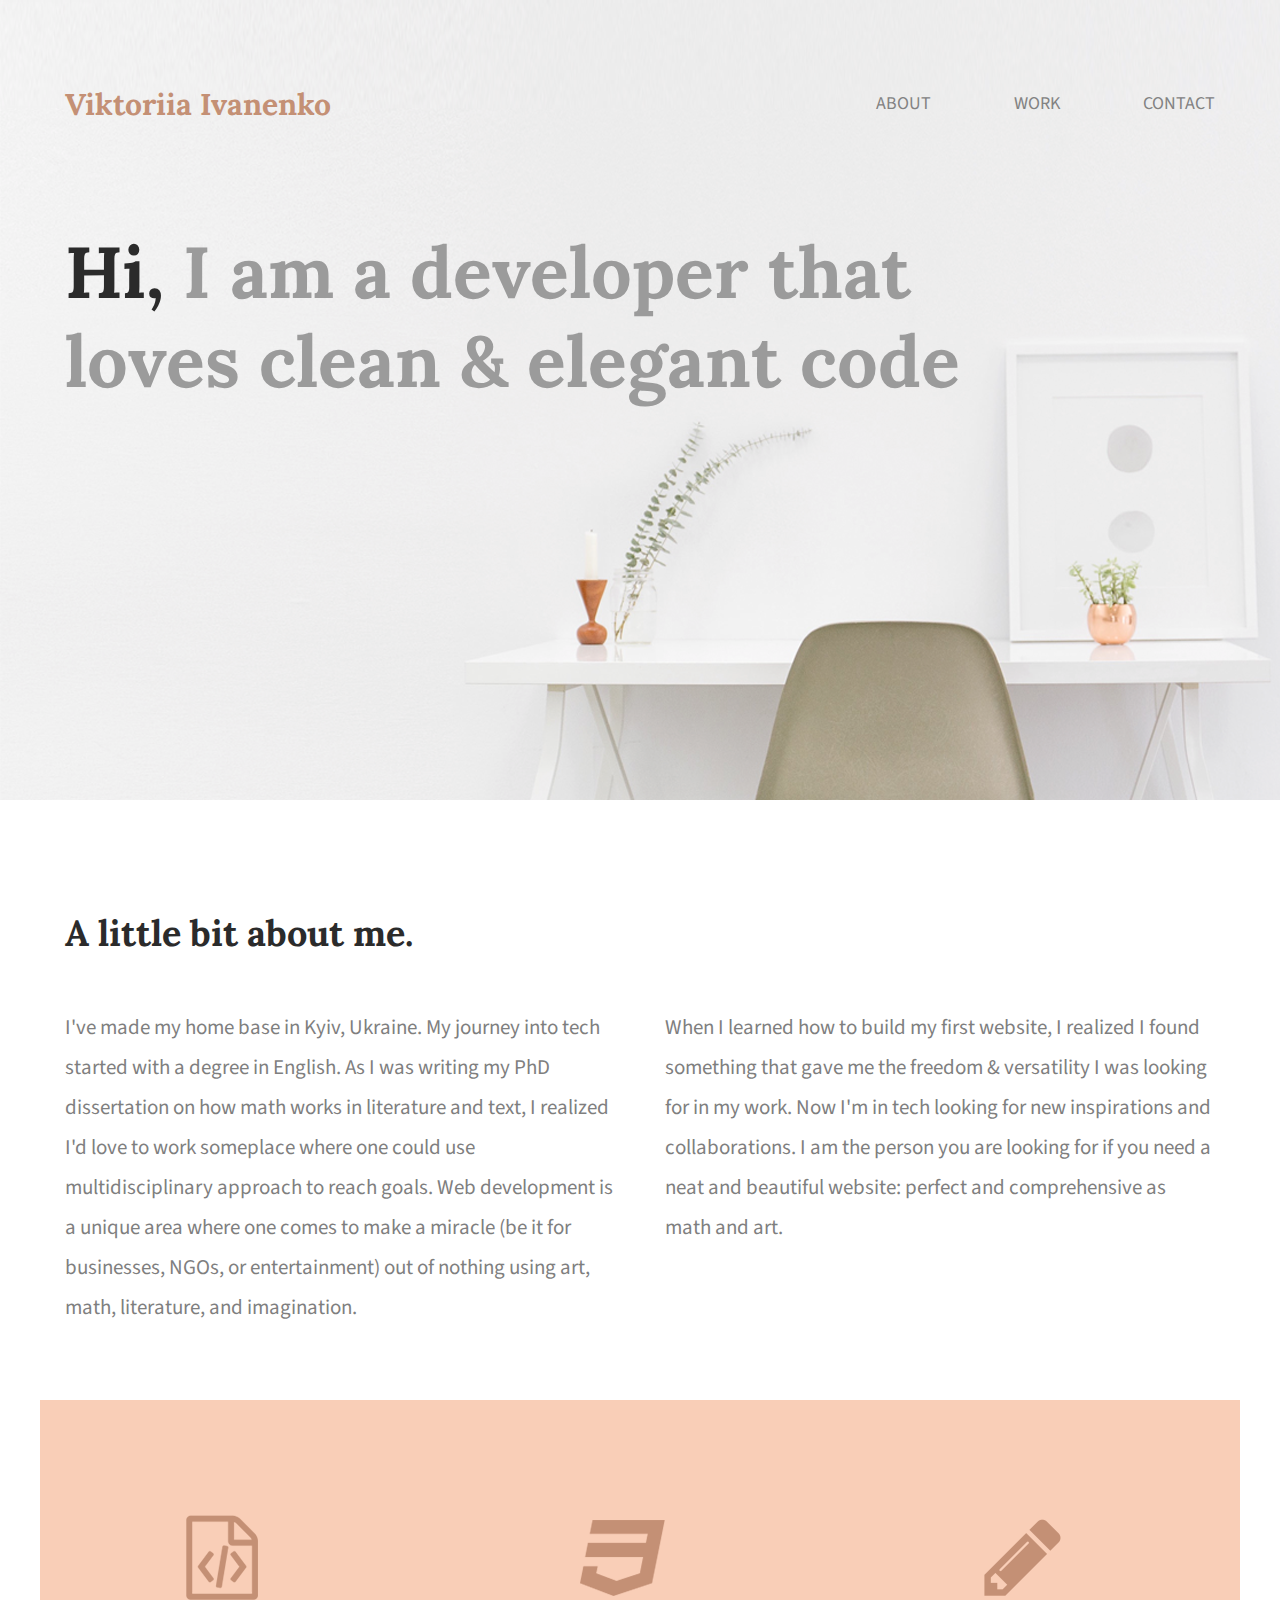
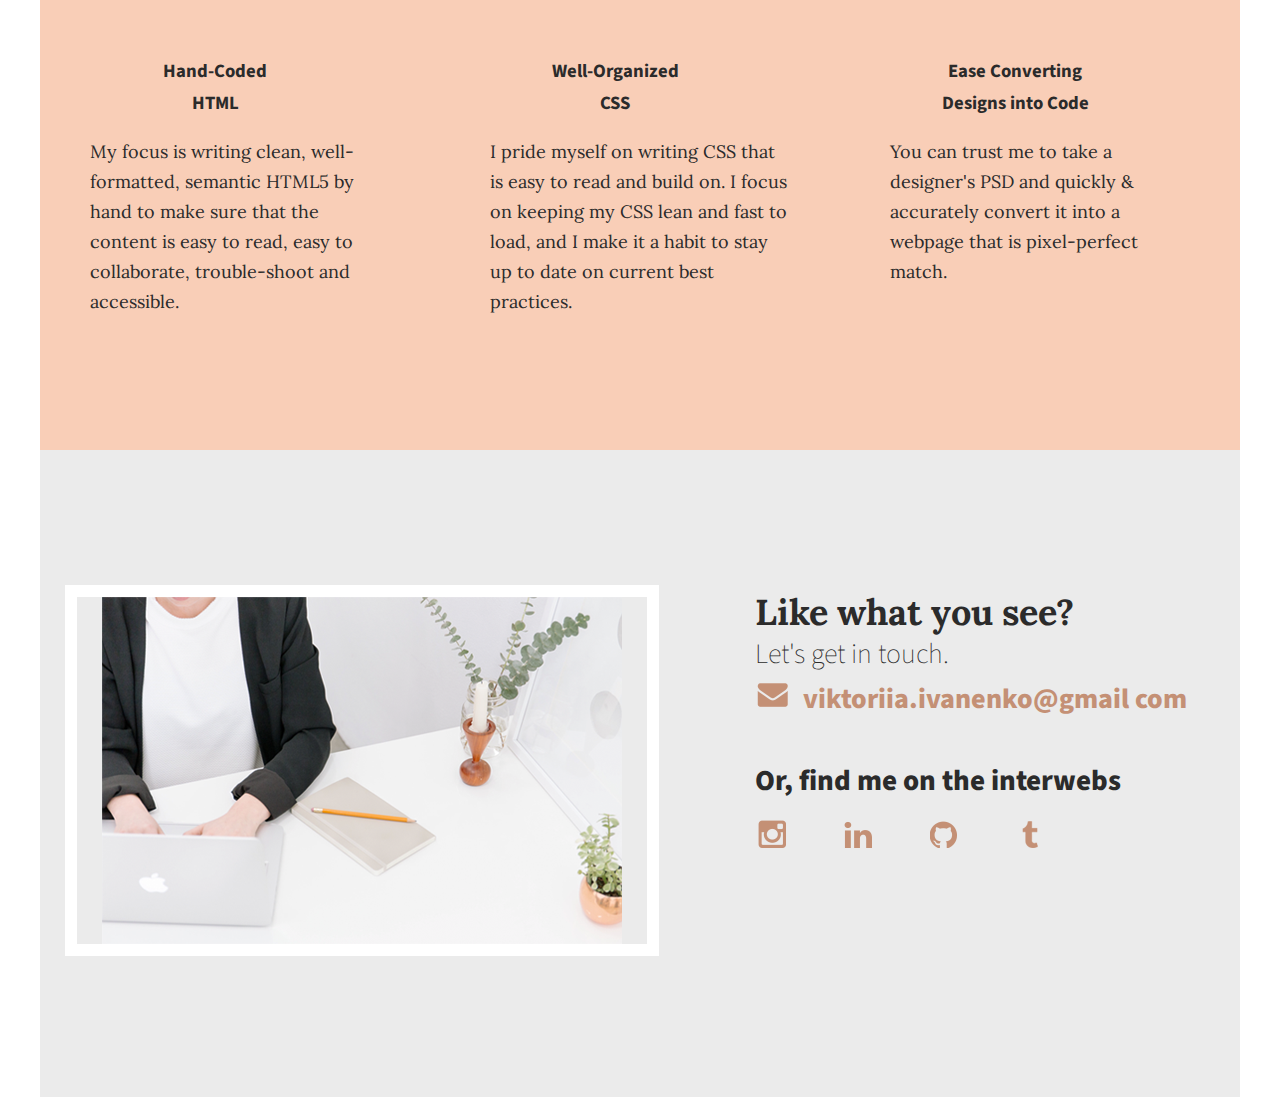
<file: index.html>
<!doctype html>
<html lang="en">
    <head>
        <meta charset="utf-8">
        <title>Viktoriia Ivanenko|Portfolio</title>
         <link rel="stylesheet" href="css/normalize.css">
         <link rel="stylesheet" href="css/main.css">
         <link href='https://fonts.googleapis.com/css?family=Source+Sans+Pro:400,700' rel='stylesheet' type='text/css'>
         <link href="https://fonts.googleapis.com/css?family=Lora:400,700" rel="stylesheet">
        </head>
    <body id="main">
        <header>
            <div class="full-width">
            <div class="half-width">
                <h1>Viktoriia Ivanenko</h1>
            </div>
            <div class="half-width">
                <nav>
                    <ul>
                        <li><a href="#about">About</a></li>
                        <li><a href="work/index.html" id="work">Work</a></li>
                        <li><a href="#contact">Contact</a></li>
                    </ul>
                </nav>
            </div> 
            <h2><span>Hi,</span> I am a developer that loves clean &amp; elegant code</h2>   
         </div>              
        </header>


         <main>
                <section id="about">
                   <div class="full-width">
                        <h2>A little bit about me.</h2>
                        <div class="half-width">
                         <p>I've made my home base in Kyiv, Ukraine. My journey into tech started with a degree in English. As I was writing my
                             PhD dissertation on how math works in literature and text, I realized I'd love to work someplace where one could use 
                             multidisciplinary approach to reach goals. Web development is a unique area where one comes to make a miracle (be it for businesses, NGOs, or entertainment) out of nothing
                             using art, math, literature, and imagination.
                         </p>
                        </div>
                        <div class="half-width">
                            <p>When I learned how to build my first website, I realized I found something that gave me the freedom & versatility I was looking for in my work. Now I'm in tech looking for new
                                inspirations and collaborations. I am the person you are looking for if you need a neat
                                 and beautiful website: perfect and comprehensive as math and art.
                            </p>
                        </div> 
                    </div>
                </section>
                <section id="skills">
                    <div class="full-width">
                        <div class="third-width">
                            <img src="img/icon-html.png" alt="HTML icon"/>
                            <h3>Hand-Coded HTML</h3>
                            <p>My focus is writing clean, well-formatted, semantic HTML5 by hand to make sure that the content is easy to read, easy to collaborate, trouble-shoot and accessible.</p>
                        </div>
                        <div class="third-width">
                            <img src="img/icon-css.png" alt="CSS icon"/>
                            <h3>Well-Organized CSS</h3>
                            <p>I pride myself on writing CSS that is easy to read and build on. I focus on keeping my CSS lean and fast to load, and I make it a habit to stay up to date on current best practices.</p>
                        </div>
                        <div class="third-width">
                            <img src="img/icon-pencil.png" alt="Pencil icon" />
                            <h3>Ease Converting Designs into Code</h3>
                            <p>You can trust me to take a designer's PSD and quickly & accurately convert it into a webpage that is pixel-perfect match.</p>
                        </div>
                    </div>
                </section>
                <footer id="contact">
                    <div class="full-width">
                        <div class="half-width">
                            <img src="img/contact.png" id="contact-img" alt="Upper part of a person dressed in a black jacket working with their laptop at a white table" />
                        </div>
                        <div class="half-width" id="contact-info">
                            <h2>Like what you see?</h2>
                            <h3 id="email-header">Let's get in touch.</h3>
                            <img src="img/icon-envelope.png" id="envelope" alt="Envelope icon"/> <a href="mailto:viktoriia.ivanenko@gmail.com">viktoriia.ivanenko@gmail com</a>
                            <h3 id="socialmedia-header">Or, find me on the interwebs</h3>
                            <ul>
                                <li> <a href="https://www.instagram.com/_here_n_there/"><img src="img/icon-instagram.png" alt="Instagram icon"/></a> </li>
                                <li> <a href="#https://www.linkedin.com/"> <img src="img/icon-linkedin.png" alt="Linkedin Icon"/> </a></li>
                                <li> <a href="https://github.com/ViktoriiaIvanenko"><img src="img/icon-github.png" alt="Github icon" /></a></li>
                                <li> <a href= "https://www.tumblr.com/blog/viktoriiaivanenkocodinguniverse"> <img src="img/icon-tumblr.png" alt="Tumblr icon" /></a></li>
                            </ul>
                        </div>
                    </div>
                </footer>
        </main>
            
    
    </body>
</html>
</file>
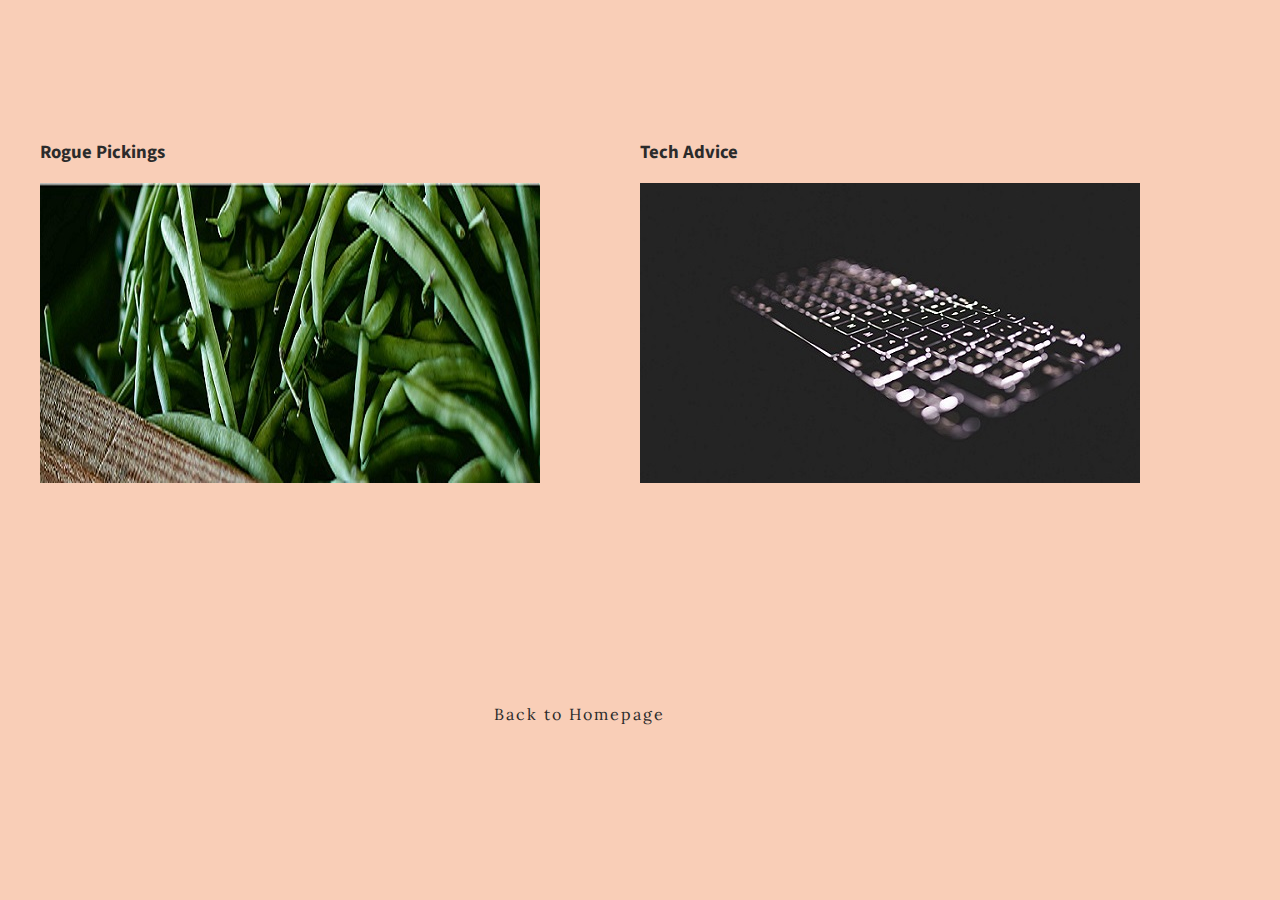
<file: work/index.html>
<!doctype html>
<html lang="en">
    <head>
        <meta charset="utf-8">
        <title>Viktoriia's Work</title>
        <link rel="stylesheet" href="../css/normalize.css">
        <link rel="stylesheet" href="../css/main.css">
        <link href='https://fonts.googleapis.com/css?family=Source+Sans+Pro:400,700' rel='stylesheet' type='text/css'>
        <link href="https://fonts.googleapis.com/css?family=Lora:400,700" rel="stylesheet">
    </head>
    <body id="portfolio">
        <div class="full-width">

            <div class="half-width" id="rogue">
                <h3>Rogue Pickings</h3>
                <a href="rogue/index.html" target="_blank"><img src="img/rogue-pickings.jpg" alt="The picture of the site Rogue Pickings" /> </a>

            </div>
            <div class="half-width" id="advice">
                <h3>Tech Advice</h3>
                <a href="advice/index.html" target="_blank"><img src="img/keyboard.jpg" alt="The picture of a computer keyboard lit in the dark"/> </a>


            </div>
            
            <nav>
            <a href= ../index.html id="backhome">Back to Homepage</a>
            </nav>
        </div>
    </body>
</html>
</file>
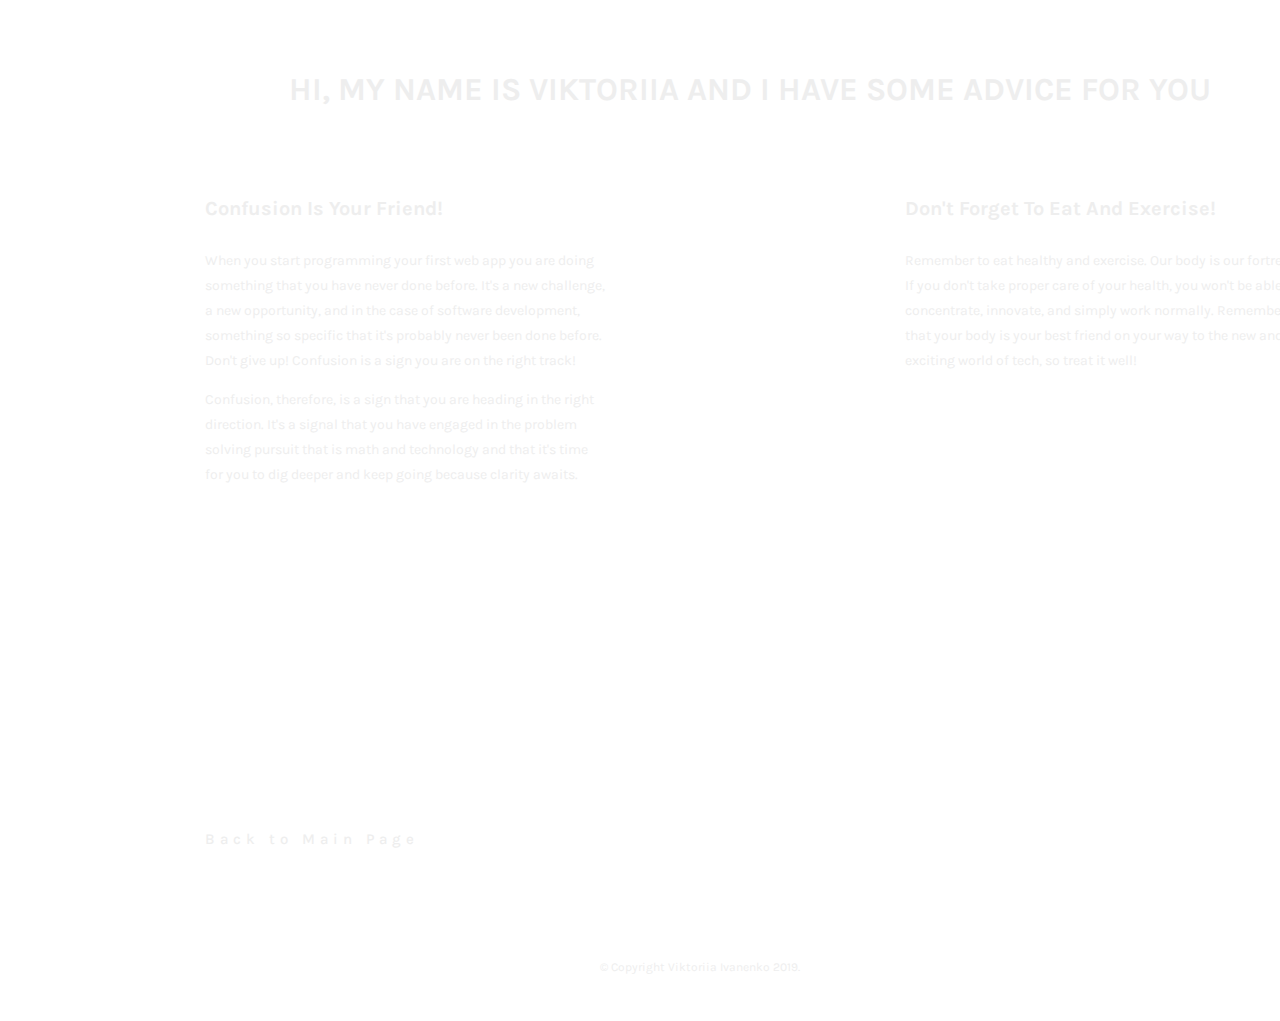
<file: work/advice/index.html>
<!doctype html>
<html>
    <head>
        <meta charset="utf-8">
        <link rel="stylesheet" type="text/css" href="css/viktoriia-advice.css">
        <link rel="stylesheet" href="css/normalize.css">
        <link href="https://fonts.googleapis.com/css?family=Karla" rel="stylesheet">

        <title>Viktoriia Ivanenko's Advice For Newbies</title>
    </head>
    <body id="background">
    
        <section>
            <div class="full-size">
                    <h1>Hi, my name is Viktoriia and I have some advice for you </h1>

                
                <div class="advice-one">
                        <h4>Confusion is your friend!</h4>
                        <p>When you start programming your first web app you are doing something that 
                            you have never done before. It's a new challenge, a new opportunity, and in 
                            the case of software development, something so specific that it's probably 
                            never been done before. Don't give up! 
                            Confusion is a sign you are on the right track!</p>
                            <p>Confusion, therefore, is a sign that you are heading in the right direction. 
                                It's a signal that you have engaged in the problem solving pursuit that is math and technology 
                                and that it's time for you to dig deeper and keep going because clarity awaits.</p>

                </div>
                <div class="advice-two">
                        <h4>Don't forget to eat and exercise!</h4>
                        <p>Remember to eat healthy and exercise. Our body is our fortress.
                            If you don't take proper care of your health, you won't be able to
                            concentrate, innovate, and simply work normally. 
                            Remember that your body is your best friend on your way to the new and 
                            exciting world of tech, so treat it well!
                        </p>

            </div>
            <nav>
            <a href="../../index.html">Back to Main Page</a>
            </nav>
            <footer>
                    <p>© Copyright Viktoriia Ivanenko 2019.</p>
                </footer> 
        </section>
        
           
    </body>
</html>
</file>
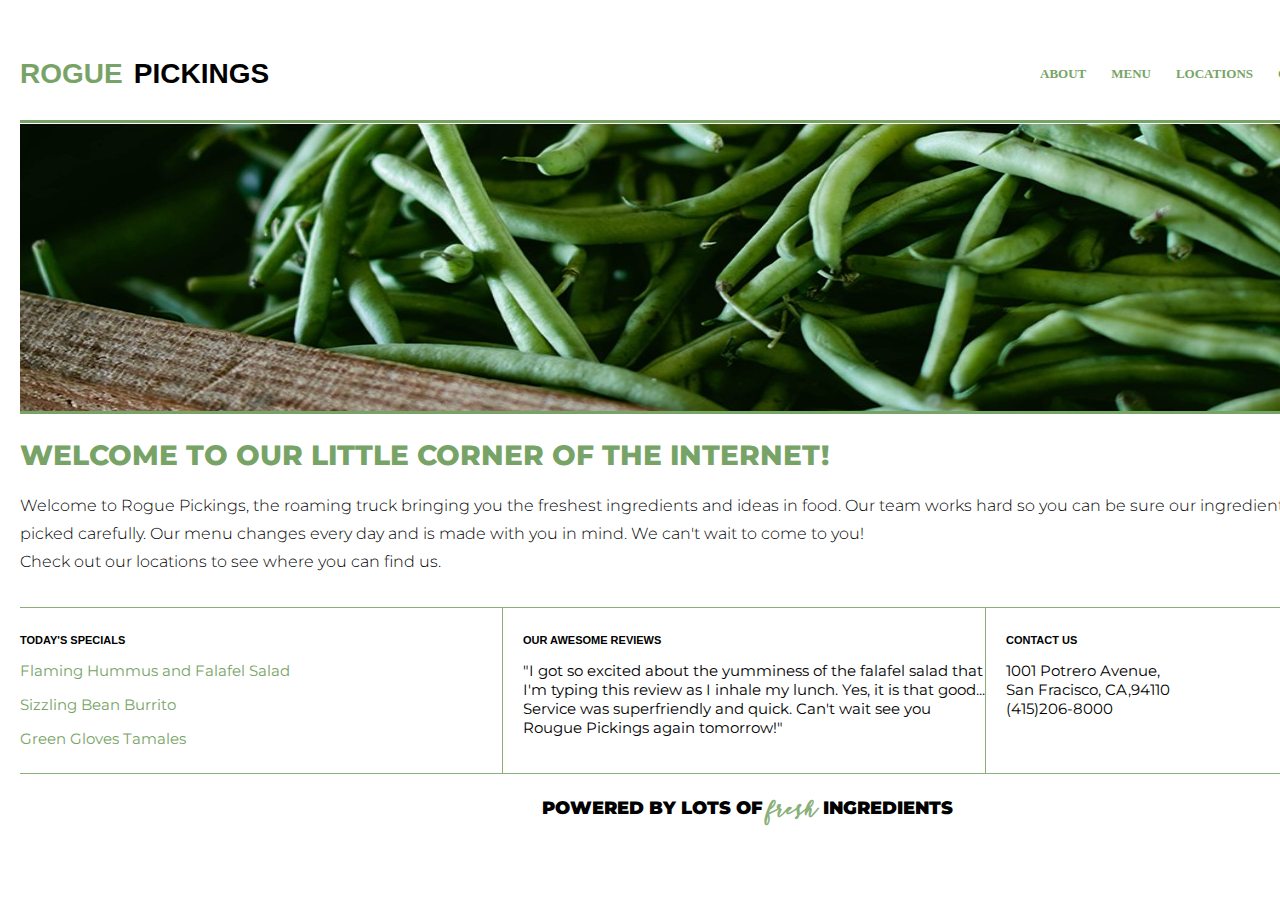
<file: work/rogue/index.html>
<!doctype html>
<html>
    <head>
        <meta charset="utf8">
        <title>Rogue Pickings</title>
        <link href="https://fonts.googleapis.com/css?family=Montserrat:400,700" rel="stylesheet">
        <link rel="stylesheet" href="css/normalize.css">
         <link rel="stylesheet" href="css/main.css">
         <style>
             @font-face {
                 font-family: 'Wisdom Script';
                 src: url('Fonts/WisdomScript-Regular.ttf');
             }
         </style>

    </head>
    <body>
        <main>
            <header>
                <div class="full-width">
                    <div class="half-width">
                    <h1><span id="header">rogue</span> pickings</h1>
                    </div>
                    <div class="half-width">
                    <nav>
                    <ul>
                        <li><a href="#about">About</a></li>
                        <li><a href="#menu">Menu</a></li>
                        <li><a href="#locations">Locations</a></li>
                        <li><a href="#gallery">Gallery</a></li>
                        <li><a href="#contact">Contact</a></li>
                    </ul>
                    </nav>
                    </div>    
                </div>
            </header>
            <div class="full-width" id="about">
                <img src="img/Hero.jpg" alt="Green pea pods"/>
                <h2>Welcome to our little corner of the internet!</h2>
                <p>Welcome to Rogue Pickings, the roaming truck bringing you the freshest ingredients and ideas in food. 
                    Our team works hard so you can be sure our ingredients are always fresh and picked carefully. Our menu 
                    changes every day and is made with you in mind. We can't wait to come to you! 
                    <br>Check out our locations to see where you can find us.
                </p>
            </div>
            <div class="full-width" id="bottom">
                <div class="third-width" id="menu">
                    <h3>Today's Specials</h3>
                    <p>Flaming Hummus and Falafel Salad</p>
                    <p>Sizzling Bean Burrito</p>
                    <p>Green Gloves Tamales</p>
                </div>
                <div class="third-width" id='reviews'>
                    <h3>Our Awesome Reviews</h3>
                    <p>"I got so excited about the yumminess of the falafel salad that I'm typing this review 
                        as I inhale my lunch. Yes, it is that good... Service was superfriendly and quick. Can't wait
                        see you Rougue Pickings again tomorrow!"
                    </p>
                </div>
                <div class="third-width" id="contact" id="locations">
                    <h3>Contact Us</h3>
                    <p>1001 Potrero Avenue,
                        <br>San Fracisco, CA,94110
                        <br>(415)206-8000 </p>
                </div>

            </div>
            <footer>
                <h2 id="footer">Powered by lots of <span>fresh</span> ingredients</h2>
            </footer>
            
        </main>
    </body>
</html>
</file>
<file: css/main.css>
/********Base Styles********/
body {
    font-family:'Source Sans Pro', sans-serif;
    color:#2b2b2b; 
}

#about, #work, #contact{
    height: 600px;
}
.full-width{
    width:1200px;
    margin:0 auto;
}
.half-width{
    width:600px;
    float:left;
}
.third-width{
    width:400px;
    float:left;
}
/**********HEADER**********/
header {
    height: 800px;
    background:url("../img/hero.png");
    background-size: cover;
}

header h1 { 
    font-family: 'Lora', sans-serif;
    font-size: 30px;
    font-weight: 800;
    color: #c49075;
    padding: 65px 0 65px 25px;
}

nav {
    float: right; 
    padding: 75px 25px;
}
nav ul li{
    display: inline-block;
}
nav ul li a {
    text-transform:uppercase;
    text-decoration:none;
    font-size: 18px;
    color: #828282;
    padding-left: 80px; 
}

header h2 {
    font-family: 'Lora', sans-serif;
    font-size: 72px;
    line-height: 89px;
    width: 930px;
    color: #9b9b9b;
    padding: 20px 0 20px 25px;
    clear: left;

}
header h2 span {
    color: #2b2b2b;
}





/**********ABOUT***********/

#about .full-width{
    padding: 80px 0;
}
#about h2{
    font-family: 'Lora', sans-serif;
    color: #2b2b2b;
    font-size: 36px;
    padding-left: 25px;
}
#about p{
    font-family: 'Source Sans Pro', sans-serif;
    font-size: 21px;
    line-height: 40px;
    padding-left: 25px;
    padding-right: 25px;
    color: #7F7F7F
    
}

/**********SKILLS******/

#skills .full-width{
    padding: 115px 0;
    background-color: #F9CEB7;
    overflow: auto;
}
#skills img{
    padding: 0 140px;
    padding-bottom: 30px;
}
#skills h3{
    font: size 24px;
    line-height: 32px;
    width: 150px;
    margin: 0, auto;
    color: #2B2B2B;
    text-align: center;
    padding: 0 100px;
}
#skills p{
    font-family: 'Lora', serif;
    font-size: 18px;
    line-height: 30px;
    padding: 0 50px;
}


/*********CONTACT********/

#contact .full-width{
    padding: 110px 0;
    background-color: #ebebeb;
    overflow: auto;
}
#contact-img{
    margin: 25px;
    padding-left: 25px;
    padding-right: 25px;
    border-style: solid;
    border-width: 12px;
    border-color: white;

}

#contact h2, #contact #email-header, #contact #socialmedia-header, #contact ul {
    padding-left: 115px;
}
#contact #envelope {
    padding: 0 10px 0 115px;

}

#contact h2{
    font-family: 'Lora', serif;
    font-size: 36px;
    line-height: 44px;
    color: #2B2B2B; 
}

#contact #email-header{
    font-family: 'Source Sans Pro', sans-serif;
    font-size: 28px;
    font-weight: 100;
    line-height: 40px;
    margin: -30px 0 5px 0;
}

#contact #socialmedia-header{
    font-weight: 800;
    font-size: 29px;
    line-height: 44px;
    margin: 40px 0 0 0;
}

#contact a {
    font-family: 'Source Sans Pro',sans-serif;
    text-decoration: none;
    color: #c49075;
    font-weight: 800;
    font-size: 28px;
}

#contact ul {
    list-style: none;
}
#contact ul li {
     display: inline-block;
}
#contact ul img {
    font-size: 32px;
    padding-right: 48px;
}

/***************Work Page Styles *******/
#portfolio { 
    background-color: #F9CEB7;

}

#rogue, #advice {
    padding-top: 120px;
}

#rogue h3 {
    color: #2b2b2b;
}

#advice h3 {
    color: #2b2b2b;
}


#backhome {
    text-decoration: none;
    font-family: 'Lora', sans-serif;
    color: #2b2b2b;
    font-weight: 600px;
    letter-spacing: 2px;
    padding-right: 550px;
    display: inline-block;
    padding-top: 140px;
}
</file>
<file: work/advice/css/viktoriia-advice.css>
body {   
     background: url("https://images.pexels.com/photos/34153/pexels-photo.jpg?auto=compress&cs=tinysrgb&dpr=2&h=750&w=1260") no-repeat;

}
.full-size {
    width: 1500px;
    height: 1000px;
    margin: 0px;
    padding: 0px;
}


h1{
    font-family: 'Karla', sans-serif;
    font-size: 40px;
    text-align: center;
    text-transform: uppercase;
    padding-top: 50px;
    color: #eeeeee;
}

h4 {
        font-family: 'Karla', sans-serif;
        text-transform: capitalize;
        font-weight: 700;
        font-size: 20px;
}

.advice-one {
    width:400px;
    font-family: 'Karla', sans-serif;
    font-size: 14px;
    line-height: 25px;
    padding-left: 205px;
    padding-top: 40px;
    color: #eeeeee;
    float: left;
}

.advice-two {
    width: 400px;
    font-family: 'Karla', sans-serif;
    font-size: 14px;
    line-height: 25px;
    padding-left: 300px;
    padding-top: 40px;
    color: #eeeeee;
    float: left;
}

nav {
    font-family: 'Karla', sans-serif;
    font-size: 15px;
    font-weight: 500;
    color: #eeeeee;
    text-align: left;
    float: clear;
    padding-top: 700px;
    padding-left: 205px;
}

nav a {
    text-decoration: none;
    color:#eeeeee;
    letter-spacing: 5px;
}

footer {
    font-family: 'Karla', sans-serif;
    font-size: 12px;
    color: #eeeeee;
    padding-top: 100px;
    padding-left: 600px;
  
}
</file>
<file: work/rogue/css/main.css>
﻿/*********BASE STYLE************/
body {
    font-family: 'Montserrat', sans-serif;
    margin: 20px 20px 20px 20px;
    background: #ffffff;
}

.full-width {
    width:1455px;
}

.half-width {
    width: 720px;
    float: left;

}

.third-width {
    width: 482px;
    height: 150px;
    float: left;
    border-top:solid;
    border-bottom: solid;
    border-width: 1px;
    border-color: #89b07a;
    padding-top: 15px;
}


/********HEADER*********/
header {
    margin: 0;
    height: 100px;  
}

h1 {
    font-family: 'Monserrat Bold',sans-serif;
    font-weight: bold;
    font-variant: small-caps;
    font-size: 40px;
    width:500px;
    color:#000000;

}
#header{
    color: #77a466;
}

ul{
    list-style: none;
    padding-left: 300px;
    padding-top: 30px;
    margin-right: 0;
}
ul a {
    text-decoration: none;
    color: #77a466;
}

li {
    font-family: 'Montserrat Bold';
    font-size: 13px;
    font-weight: 900;
    text-transform: uppercase;
    color: #77a466;
    float:left;
    padding-right: 25px;

}

/***************TOP SECTION*************/

img {
    width: 1455px;
    height: 288px;
    margin:0;
    padding: 0;
    border-top: solid;
    border-bottom: solid;
    border-width:3px;
    border-color:#77a466;
}

#about h2 {
    font-family: 'Montserrat', sans-serif;
    font-size: 28px;
    font-weight: 800;
    text-transform: uppercase;
    line-height: 28px;
    color: #77a466;
}

#about p {
    line-height: 28px;
    font-weight: 300;
    padding-bottom: 15px;
}

/**************BOTTOM SECTION*********/

#menu {
    border-right: solid;
    border-width: 1px;
    border-color: #89b07a;

}

h3 {
    font-family: 'Montserrat Bold', sans-serif;
    font-size: 11px;
    font-weight: 900;
    text-transform: uppercase;
}

#menu p {
    font-size: 15px;
    color: #77a466;
    
}

#reviews {
    border-right: solid;
    border-width: 1px;
    border-color: #89b07a;
}

#reviews h3 {
    padding-left: 20px;
}
#reviews p{
    font-size: 15px;
    padding-left: 20px;
 
}

#contact h3 {
    padding-left: 20px;
}

#contact p {
    font-size: 15px;
    padding-left: 20px;
}

/**********FOOTER**********/
footer{
    width:1455px;
    height: 80px;
    clear: left;
}

#footer {
    font-family: 'Montserrat', sans-serif;
    font-size: 18px;
    font-weight: 900;
    text-transform: uppercase;
    text-align: center;
    line-height: 28px;
    padding-top: 20px;

}

#footer span {
   font-family: 'Wisdom Script';
   text-transform: lowercase;
   color: #89b07a;
    }
}
</file>
